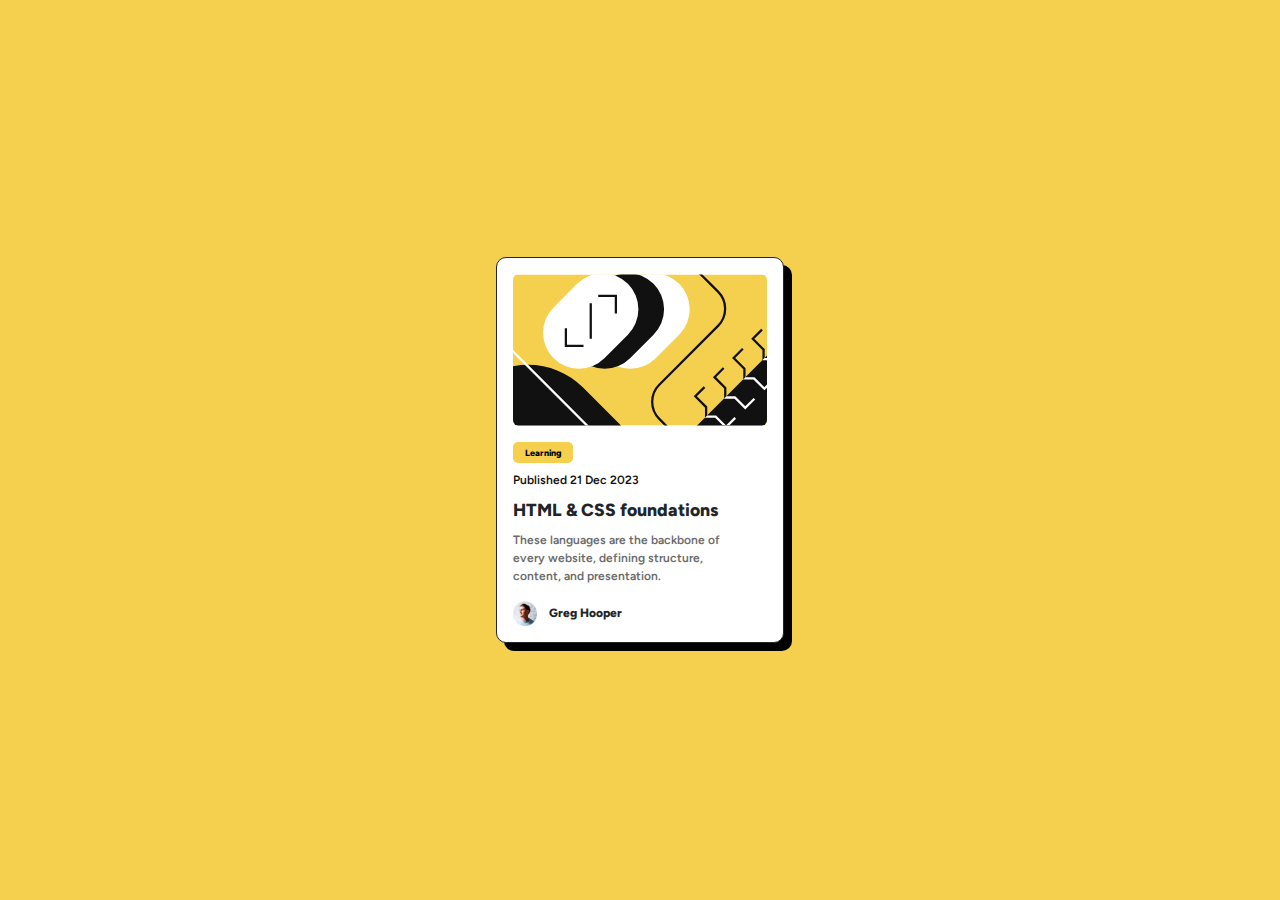
<file: blog-preview-card-main/index.html>
<!DOCTYPE html>
<html lang="en">
<head>
  <meta charset="UTF-8">
  <meta name="viewport" content="width=device-width, initial-scale=1.0"> <!-- displays site properly based on user's device -->

  <link rel="icon" type="image/png" sizes="32x32" href="./assets/images/favicon-32x32.png">
  
  <title>Blog preview card</title>

  <!-- Bootstrap  -->
  <link href="https://cdn.jsdelivr.net/npm/bootstrap@5.3.3/dist/css/bootstrap.min.css" rel="stylesheet" integrity="sha384-QWTKZyjpPEjISv5WaRU9OFeRpok6YctnYmDr5pNlyT2bRjXh0JMhjY6hW+ALEwIH" crossorigin="anonymous">

  <!-- Font -->
  <link rel="preconnect" href="https://fonts.googleapis.com">
  <link rel="preconnect" href="https://fonts.gstatic.com" crossorigin>
  <link href="https://fonts.googleapis.com/css2?family=Figtree:wght@300..900&display=swap" rel="stylesheet">
  <!-- Style -->
  <link rel="stylesheet" href="style.css">

</head>
<body>
  <main class="container d-flex justify-content-center align-items-center vh-100">
    <div class="card p-3" id="myCard">
      <img src="./assets/images/illustration-article.svg" class="rounded" alt="...">
      <div class="card-body">
        <span class="badge">Learning</span>
        <p class="card-subtitle">Published 21 Dec 2023</p>
        <p class="card-title mt-2">HTML & CSS foundations</p>
        <p class="card-text">These languages are the backbone of every website, defining structure, content, and presentation.</p>
        <div class="d-flex">
          <img src="./assets/images/image-avatar.webp" alt="" class="avatar">
          <p>Greg Hooper</p>
        </div>
      </div>
    </div>
  </main>

  <script src="event.js"></script>
  <!-- 

  

  



  
  
  <div class="attribution">
    Challenge by <a href="https://www.frontendmentor.io?ref=challenge" target="_blank">Frontend Mentor</a>. 
    Coded by <a href="#">Your Name Here</a>.
  </div> -->
</body>
</html>
</file>
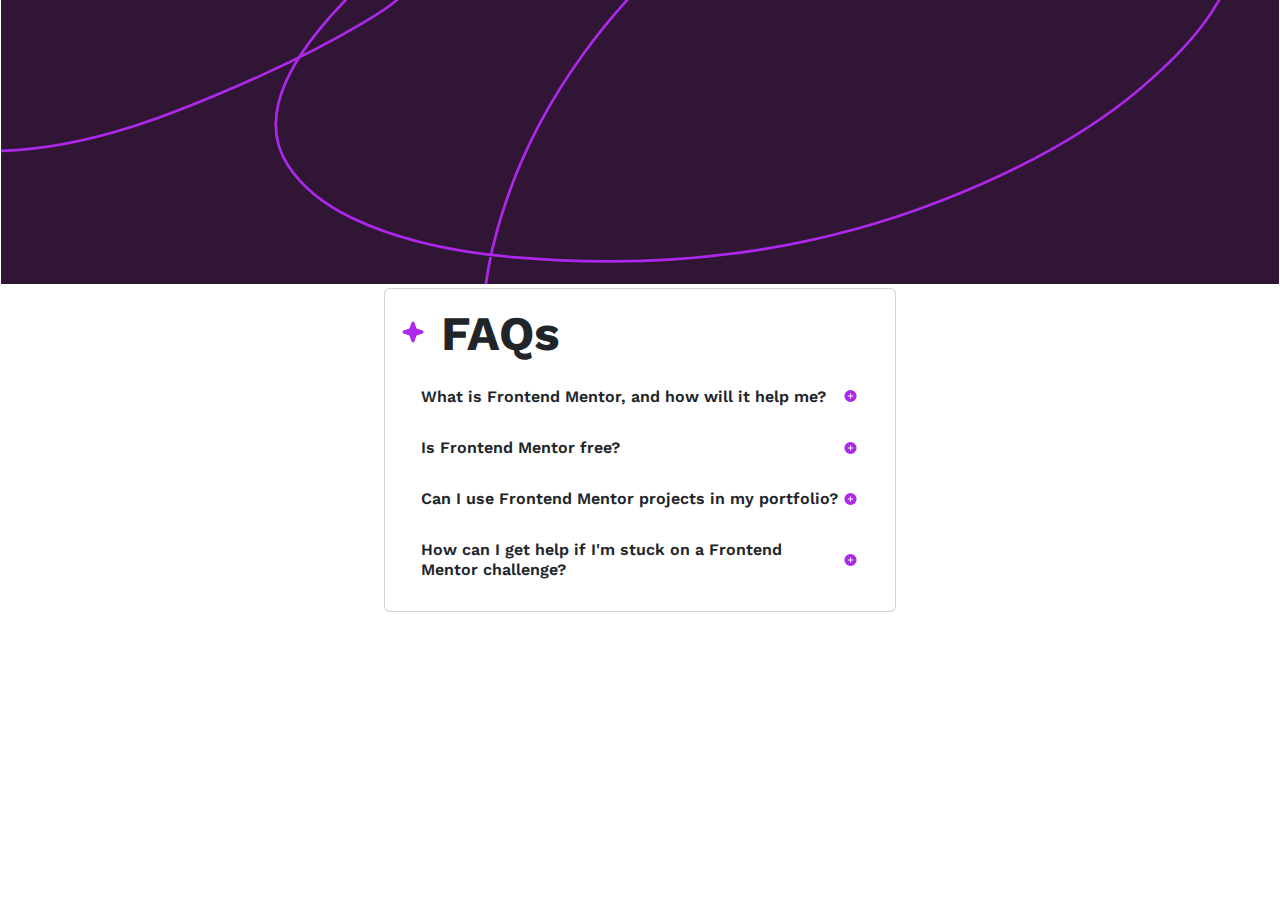
<file: faq-accordion-main/index.html>
<!DOCTYPE html>
<html lang="en">

<head>
  <meta charset="UTF-8">
  <meta name="viewport" content="width=device-width, initial-scale=1.0">
  <link rel="icon" type="image/png" sizes="32x32" href="./assets/images/favicon-32x32.png">
  <title>FAQ accordion</title>
  <!-- Bootstrap -->
  <link href="https://cdn.jsdelivr.net/npm/bootstrap@5.3.3/dist/css/bootstrap.min.css" rel="stylesheet"
    integrity="sha384-QWTKZyjpPEjISv5WaRU9OFeRpok6YctnYmDr5pNlyT2bRjXh0JMhjY6hW+ALEwIH" crossorigin="anonymous">

  <!-- Fonts -->
  <link rel="preconnect" href="https://fonts.googleapis.com">
  <link rel="preconnect" href="https://fonts.gstatic.com" crossorigin>
  <link href="https://fonts.googleapis.com/css2?family=Work+Sans:ital,wght@0,100..900;1,100..900&display=swap"
    rel="stylesheet">
  <!-- Estilos -->
  <link rel="stylesheet" href="style.css">
</head>

<body>

  <div class="container d-flex justify-content-center align-items-center vh-100">
    <div class="card">
      <div class="card-body">
        <div class="d-flex">
          <img src="./assets/images/icon-star.svg" alt="">
          <h5 class="card-title ms-3">FAQs</h5>
        </div>
        <section>
          <div class="accordion accordion-flush" id="accordionFlushExample">
            <div class="accordion-item">
              <h2 class="accordion-header">
                <button class="accordion-button collapsed" type="button" data-bs-toggle="collapse" data-bs-target="#flush-collapseOne" aria-expanded="false" aria-controls="flush-collapseOne">
                  What is Frontend Mentor, and how will it help me?
                </button>
              </h2>
              <div id="flush-collapseOne" class="accordion-collapse collapse" data-bs-parent="#accordionFlushExample">
                <div class="accordion-body">
                  Frontend Mentor offers realistic coding challenges to help developers improve their
                  frontend coding skills with projects in HTML, CSS, and JavaScript. It's suitable for
                  all levels and ideal for portfolio building.
              </div>
            </div>
            <div class="accordion-item">
              <h2 class="accordion-header">
                <button class="accordion-button collapsed" type="button" data-bs-toggle="collapse" data-bs-target="#flush-collapseTwo" aria-expanded="false" aria-controls="flush-collapseTwo">
                  Is Frontend Mentor free?
                </button>
              </h2>
              <div id="flush-collapseTwo" class="accordion-collapse collapse" data-bs-parent="#accordionFlushExample">
                <div class="accordion-body">
                  Yes, Frontend Mentor offers both free and premium coding challenges, with the free
                  option providing access to a range of projects suitable for all skill levels.
                </div>
              </div>
            </div>
            <div class="accordion-item">
              <h2 class="accordion-header">
                <button class="accordion-button collapsed" type="button" data-bs-toggle="collapse" data-bs-target="#flush-collapseThree" aria-expanded="false" aria-controls="flush-collapseThree">
                  Can I use Frontend Mentor projects in my portfolio?
                </button>
              </h2>
              <div id="flush-collapseThree" class="accordion-collapse collapse" data-bs-parent="#accordionFlushExample">
                <div class="accordion-body">
                  Yes, you can use projects completed on Frontend Mentor in your portfolio. It's an excellent
                  way to showcase your skills to potential employers!
                </div>
              </div>
            </div>
            <div class="accordion-item"></div>
              <h2 class="accordion-header">
                <button class="accordion-button collapsed" type="button" data-bs-toggle="collapse" data-bs-target="#flush-collapseFour" aria-expanded="false" aria-controls="flush-collapseFour">
                  How can I get help if I'm stuck on a Frontend Mentor challenge?
                </button>
              </h2>
              <div id="flush-collapseFour" class="accordion-collapse collapse" data-bs-parent="#accordionFlushExample">
                <div class="accordion-body">
                  The best place to get help is inside Frontend Mentor's Discord community. There's a help 
                  channel where you can ask questions and seek support from other community members.
                </div>
              </div>
            </div>
          </div>
        </section>
      </div>
    </div>
  </div>
  <!--   
  <div class="attribution">
    Challenge by <a href="https://www.frontendmentor.io?ref=challenge" target="_blank">Frontend Mentor</a>. 
    Coded by <a href="#">Your Name Here</a>.
  </div> -->

  <script src="https://cdn.jsdelivr.net/npm/bootstrap@5.3.3/dist/js/bootstrap.bundle.min.js"
    integrity="sha384-YvpcrYf0tY3lHB60NNkmXc5s9fDVZLESaAA55NDzOxhy9GkcIdslK1eN7N6jIeHz"
    crossorigin="anonymous"></script>

    <script src="https://cdn.jsdelivr.net/npm/@popperjs/core@2.11.8/dist/umd/popper.min.js"></script>

</body>

</html>
</file>
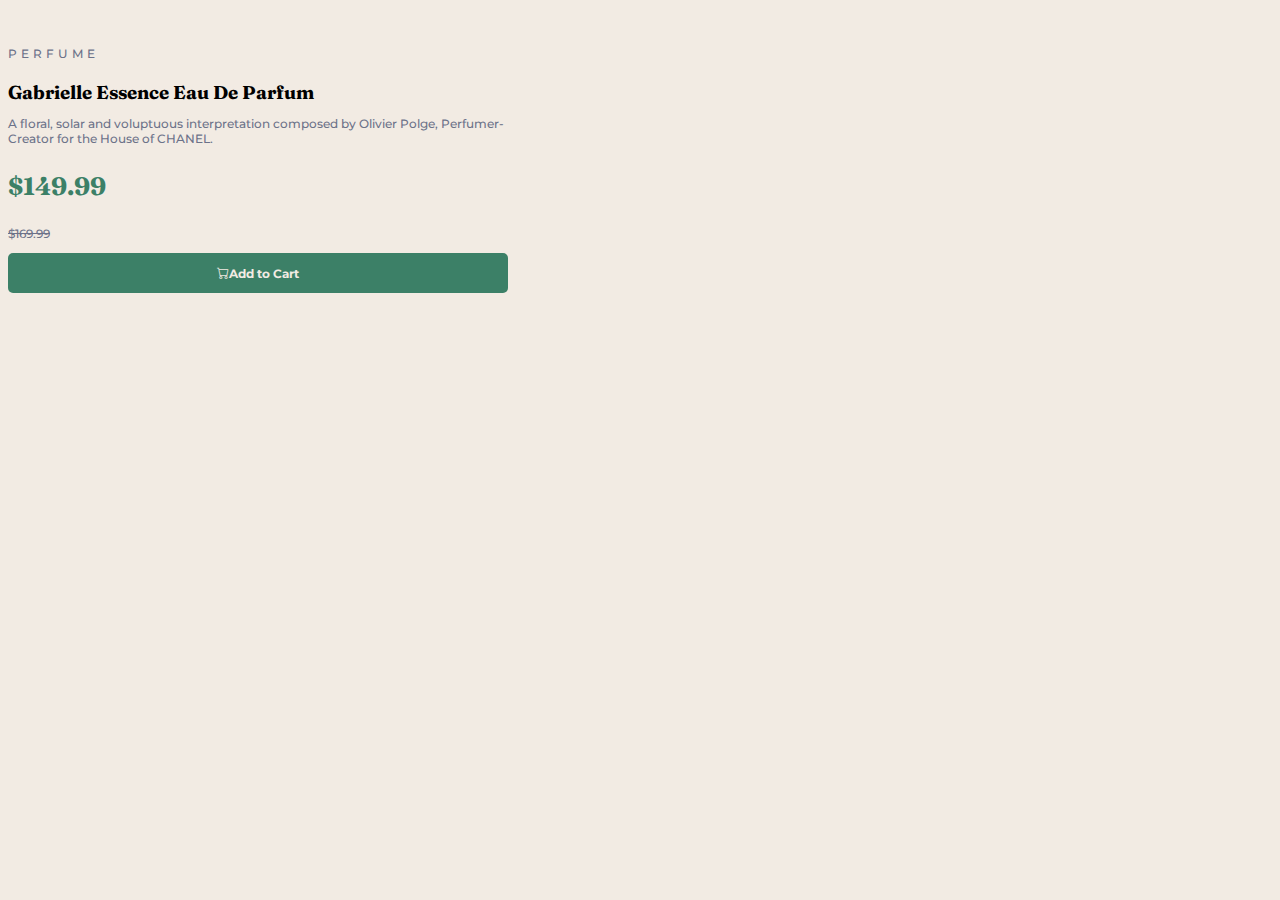
<file: product-preview-card-component-main/index.html>
<!DOCTYPE html>
<html lang="en">
  <head>
    <meta charset="UTF-8" />
    <meta name="viewport" content="width=device-width, initial-scale=1.0" />

    <link
      rel="icon"
      type="image/png"
      sizes="32x32"
      href="./images/favicon-32x32.png"
    />
    <title>Product preview card component</title>
    <!-- Bootstrap -->
    <link
      href="https://cdn.jsdelivr.net/npm/bootstrap@5.0.2/dist/css/bootstrap.min.css"
      rel="stylesheet"
      integrity="sha384-EVSTQN3/azprG1Anm3QDgpJLIm9Nao0Yz1ztcQTwFspd3yD65VohhpuuCOmLASjC"
      crossorigin="anonymous"
    />
    <link rel="stylesheet" href="https://cdn.jsdelivr.net/npm/bootstrap-icons@1.11.3/font/bootstrap-icons.min.css">
   
    <!-- Google Fonts -->
    <link rel="preconnect" href="https://fonts.googleapis.com" />
    <link rel="preconnect" href="https://fonts.gstatic.com" crossorigin />
    <link
      href="https://fonts.googleapis.com/css2?family=Fraunces:ital,opsz,wght@0,9..144,100..900;1,9..144,100..900&family=Montserrat:ital,wght@0,100..900;1,100..900&display=swap"
      rel="stylesheet"
    />
    <link rel="stylesheet" href="css/styles.css">
  </head>
  <body class="d-flex justify-content-center align-items-center vh-100">
    <div class="card">
      <div class="row g-0">
        <div class="col-sm-6">
          <img class="img-fluid">
        </div>
        <div class="col-sm-6 p-3">
          <div class="card-body">
            <h5 class="card-title">PERFUME</h5>
            <h3 class="card-text">Gabrielle Essence Eau De Parfum</h3>
            <p class="card-text">
              A floral, solar and voluptuous
              interpretation composed by Olivier Polge, Perfumer-Creator for the House of
              CHANEL.
            </p>
            <div class="d-flex align-items-center">
              <p class="price me-3">$149.99</p>
              <p><s>$169.99</s></p>
            </div>
            <button type="button"><i class="bi bi-cart me-2"></i>Add to Cart</button>
          </div>
        </div>
      </div>
    </div>

    <!--  

    <div class="attribution">
      Challenge by
      <a href="https://www.frontendmentor.io?ref=challenge" target="_blank"
        >Frontend Mentor</a
      >. Coded by <a href="#">Your Name Here</a>.
    </div> -->
  </body>
</html>
</file>
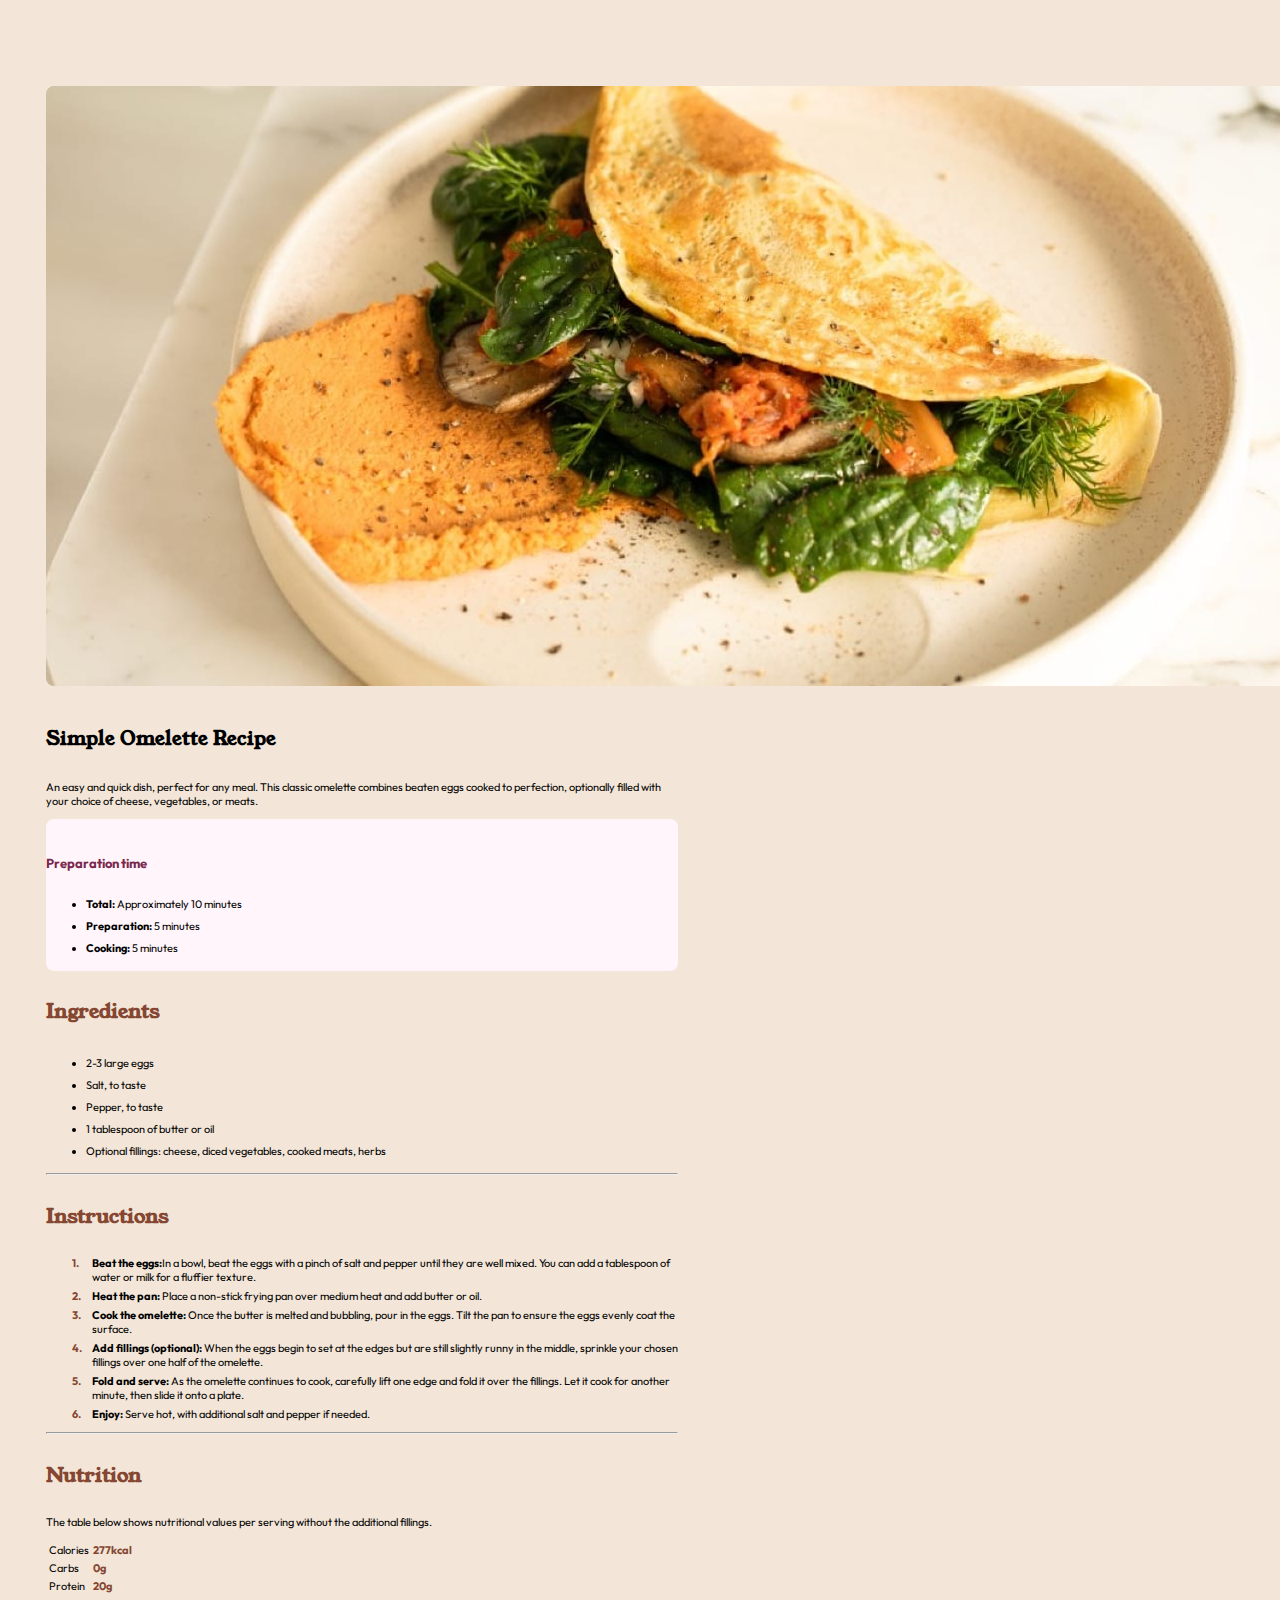
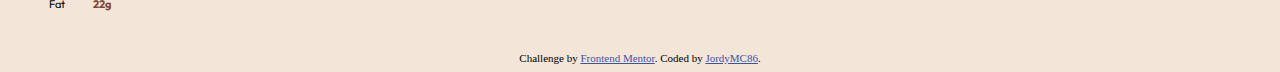
<file: recipe-page-main/index.html>
<!DOCTYPE html>
<html lang="en">
<head>
  <meta charset="UTF-8">
  <meta name="viewport" content="width=device-width, initial-scale=1.0">

  <!-- FAVICON -->
  <link rel="icon" type="image/png" sizes="32x32" href="./assets/images/favicon-32x32.png">
  <title>Frontend Mentor | Recipe page</title>
  <!-- Booststrap -->
  <link href="https://cdn.jsdelivr.net/npm/bootstrap@5.0.2/dist/css/bootstrap.min.css" rel="stylesheet" integrity="sha384-EVSTQN3/azprG1Anm3QDgpJLIm9Nao0Yz1ztcQTwFspd3yD65VohhpuuCOmLASjC" crossorigin="anonymous">
  <!-- Fonts -->
  <link rel="preconnect" href="https://fonts.googleapis.com">
  <link rel="preconnect" href="https://fonts.gstatic.com" crossorigin>
  <link href="https://fonts.googleapis.com/css2?family=Outfit:wght@100..900&family=Young+Serif&display=swap" rel="stylesheet">
  <!-- STYLE -->
  <link rel="stylesheet" href="./style.css">
</head>
<body>
  <main class="container d-flex justify-content-center align-items-center">
    <div class="card">
      <img src="./assets/images/image-omelette.jpeg" class="card-img-top" alt="tortilla de huevo">
      <div class="card-body">
        <h3 class="card-title">Simple Omelette Recipe</h3>
          <section>
            <p class="card-text letter-p"> 
              An easy and quick dish, perfect for any meal. This classic omelette combines beaten eggs cooked
              to perfection, optionally filled with your choice of cheese, vegetables, or meats.
            </p>
          </section>

          <section class="my-4 preparation">
            <h5 class="ms-3">Preparation time</h5> 
            <ul class="letter-p">
              <li> <b>Total:</b> Approximately 10 minutes</li>
              <li> <b>Preparation:</b> 5 minutes </li>
              <li> <b>Cooking:</b> 5 minutes</li>
            </ul>
          </section>
         
          <section>
            <h4>Ingredients</h4>
            <ul class="letter-p px-3">
              <li>2-3 large eggs</li>
              <li>Salt, to taste</li>
              <li>Pepper, to taste</li>
              <li>1 tablespoon of butter or oil</li>
              <li>Optional fillings: cheese, diced vegetables, cooked meats, herbs</li>
            </ul>
          </section>
          <hr>

          <section>
            <h4>Instructions</h4>
            <ol class="letter-p px-3 ">
              <li>
                <b>Beat the eggs:</b>In a bowl, beat the eggs with a pinch of salt and pepper until they are well mixed.
                You can add a tablespoon of water or milk for a fluffier texture.
              </li>
              <li>
                <b>Heat the pan:</b> Place a non-stick frying pan over medium heat and add butter or oil.
              </li>
              <li>
                <b>Cook the omelette:</b> Once the butter is melted and bubbling, pour in the eggs. Tilt the pan to ensure
                the eggs evenly coat the surface.
              </li>
              <li> <b>Add fillings (optional):</b> When the eggs begin to set at the edges but are still slightly runny in the
                    middle, sprinkle your chosen fillings over one half of the omelette.
              </li>
              <li>
                <b>Fold and serve:</b> As the omelette continues to cook, carefully lift one edge and fold it over the
                fillings. Let it cook for another minute, then slide it onto a plate.
              </li>
              <li>
                <b>Enjoy:</b> Serve hot, with additional salt and pepper if needed.
              </li>
            </ol>
          </section>
          <hr>

          <section>
            <h4>Nutrition</h4>
            <p class="letter-p">The table below shows nutritional values per serving without the additional fillings.</p>
            <table class="table">
              <tbody>
                <tr>
                  <td>Calories</td>
                  <td>277kcal</td>
                </tr>
                <tr>
                  <td>Carbs</td>
                  <td>0g</td>
                </tr>
                <tr>
                  <td>Protein</td>
                  <td>20g</td>
                </tr>
                <tr>
                  <td>Fat</td>
                  <td>22g</td>
                </tr>
              </tbody>
            </table>
          </section>
      </div>
    </div>
  </main>
<footer>  
  <div class="attribution pt-4">
    Challenge by <a href="https://www.frontendmentor.io?ref=challenge" target="_blank">Frontend Mentor</a>.
    Coded by <a href="https://github.com/JordyMC86" target="_blank">JordyMC86</a>.
  </div>  
</footer>

</body>
</html>
</file>
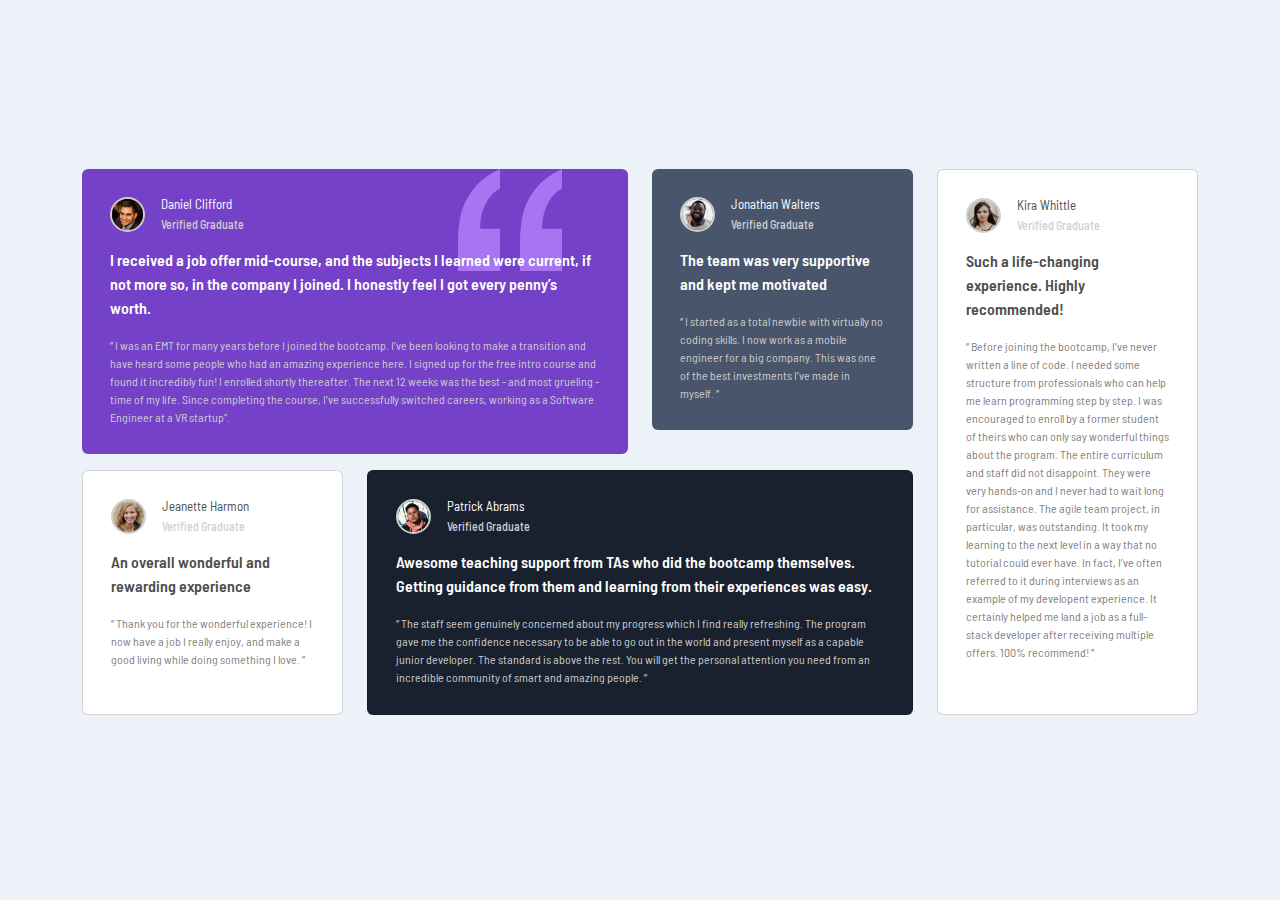
<file: testimonials-grid-section-main/index.html>
<!DOCTYPE html>
<html lang="en">

<head>
  <meta charset="UTF-8">
  <meta name="viewport" content="width=device-width, initial-scale=1.0">
  <!-- displays site properly based on user's device -->

  <link rel="icon" type="image/png" sizes="32x32" href="./images/favicon-32x32.png">
  <!-- Booststrap -->
  <link href="https://cdn.jsdelivr.net/npm/bootstrap@5.3.3/dist/css/bootstrap.min.css" rel="stylesheet"
    integrity="sha384-QWTKZyjpPEjISv5WaRU9OFeRpok6YctnYmDr5pNlyT2bRjXh0JMhjY6hW+ALEwIH" crossorigin="anonymous">

  <link rel="stylesheet" href="style.css">

  <!-- Fonts -->
  <link rel="preconnect" href="https://fonts.googleapis.com">
  <link rel="preconnect" href="https://fonts.gstatic.com" crossorigin>
  <link href="https://fonts.googleapis.com/css2?family=Barlow+Semi+Condensed:wght@300;500;600&display=swap" rel="stylesheet">

  <title>Frontend Mentor | [Challenge Name Here]</title>

</head>

<body>
  <div class="container d-flex justify-content-center align-items-center alto-100">
    <!-- Columna Izquierda -->
    <div class="row">
      <div class="col-12 col-lg-9">
        <div class="row ">
          <div class="col-12 col-lg-8 mb-3">
            <!-- Formato Daniel -->
              <div class="card h-100 formato-daniel">
                <div class="card-body">
                  <div class="d-flex">
                    <img src="./images/image-daniel.jpg" alt="daniel" class="image">
                    <div class="ps-3">
                      <h5 class="card-title">Daniel Clifford</h5>
                      <h6 class="card-subtitle mb-2 ">Verified Graduate</h6>
                    </div>
                  </div>
                  <p class="card-text">
                    I received a job offer mid-course, and the subjects I learned were current, if not more so,
                    in the company I joined. I honestly feel I got every penny’s worth.
                  </p>
                  <p class="sub-text">
                    “ I was an EMT for many years before I joined the bootcamp. I’ve been looking to make a
                    transition and have heard some people who had an amazing experience here. I signed up
                    for the free intro course and found it incredibly fun! I enrolled shortly thereafter.
                    The next 12 weeks was the best - and most grueling - time of my life. Since completing
                    the course, I’ve successfully switched careers, working as a Software Engineer at a VR startup".
                  </p>
                </div>
              </div>
          </div>
          <!-- Formato Jonathan -->
          <div class="col-12 col-lg-4 mb-3">
            <article>
              <div class="card formato-jonathan">
                <div class="card-body">
                  <div class="d-flex">
                    <img src="./images/image-jonathan.jpg" alt="daniel" class="image">
                    <div class="ps-3">
                      <h5 class="card-title">Jonathan Walters</h5>
                      <h6 class="card-subtitle mb-2 ">Verified Graduate</h6>
                    </div>
               
                  </div>
                  <p class="card-text">
                    The team was very supportive and kept me motivated
                  </p>
                  <p class="sub-text">
                    “ I started as a total newbie with virtually no coding skills. I now work as a mobile engineer 
                      for a big company. This was one of the best investments I’ve made in myself. ”
                </div>
              </div>
            </article>
          </div>

          <!-- Formato Jeanette -->
          <div class="col-12 col-lg-4 mb-3">
              <div class="card h-100 formato-jeanette">
                <div class="card-body">
                  <div class="d-flex">
                    <img src="./images/image-jeanette.jpg" alt="daniel" class="image">
                    <div class="ps-3">
                      <h5 class="card-title-n">Jeanette Harmon</h5>
                      <h6 class="card-subtitle mb-2 ">Verified Graduate</h6>
                    </div>
               
                  </div>
                  <p class="card-text-n">
                    An overall wonderful and rewarding experience
                  </p>
                  <p class="sub-text-n">
                    “ Thank you for the wonderful experience! I now have a job I really enjoy, and make a good living 
                    while doing something I love. ”
                </div>
              </div>
            
          </div>
          <!-- Formato   Patrick -->
          <div class="col-12 col-lg-8 mb-3">
            
             <article>
              <div class="card formato-patrick">
                <div class="card-body">
                  <div class="d-flex">
                    <img src="./images/image-patrick.jpg" alt="daniel" class="image">
                    <div class="ps-3">
                      <h5 class="card-title">Patrick Abrams</h5>
                      <h6 class="card-subtitle mb-2 ">Verified Graduate</h6>
                    </div>
                  </div>
                  <p class="card-text">
                    Awesome teaching support from TAs who did the bootcamp themselves. Getting guidance from them and 
                    learning from their experiences was easy.
                  </p>
                  <p class="sub-text">
                    “ The staff seem genuinely concerned about my progress which I find really refreshing. The program 
                    gave me the confidence necessary to be able to go out in the world and present myself as a capable 
                    junior developer. The standard is above the rest. You will get the personal attention you need from 
                    an incredible community of smart and amazing people. ”                  
                  </p>
                </div>
              </div>
            </article>
          </div>
        </div>
      </div>
      <!-- Columna derecha -->
      <!-- Formato Kira Whittle -->
      <div class="col-12 col-lg-3 mb-3">
      
          <div class="card h-100 formato-kira">
            <div class="card-body">
              <div class="d-flex">
                <img src="./images/image-kira.jpg" alt="daniel" class="image">
                <div class="ps-3">
                  <h5 class="card-title-n">Kira Whittle</h5>
                  <h6 class="card-subtitle mb-2 ">Verified Graduate</h6>
                </div>
           
              </div>
              <p class="card-text-n">
                Such a life-changing experience. Highly recommended!
              </p>
              <p class="sub-text-n">
                “ Before joining the bootcamp, I’ve never written a line of code. I needed some structure from 
                professionals who can help me learn programming step by step. I was encouraged to enroll by a former 
                student of theirs who can only say wonderful things about the program. The entire curriculum and staff 
                did not disappoint. They were very hands-on and I never had to wait long for assistance. The agile team 
                project, in particular, was outstanding. It took my learning to the next level in a way that no tutorial 
                could ever have. In fact, I’ve often referred to it during interviews as an example of my developent 
                experience. It certainly helped me land a job as a full-stack developer after receiving multiple offers. 
                100% recommend! ”
            </div>
          </div>
        
      </div> 
  </div>
  
  
  <!-- <div class="attribution">
    Challenge by <a href="https://www.frontendmentor.io?ref=challenge" target="_blank">Frontend Mentor</a>.
    Coded by <a href="#">Your Name Here</a>.
  </div> -->
  <script src="https://cdn.jsdelivr.net/npm/bootstrap@5.3.3/dist/js/bootstrap.bundle.min.js"
    integrity="sha384-YvpcrYf0tY3lHB60NNkmXc5s9fDVZLESaAA55NDzOxhy9GkcIdslK1eN7N6jIeHz"
    crossorigin="anonymous"></script>
</body>

</html>
</file>
<file: blog-preview-card-main/style.css>
body{
    background-color: hsl(47, 88%, 63%);
}

.card{
    font-family: "Figtree", sans-serif;
    width: 18rem;
    border-radius: 10px;
    border: solid 1px;
    font-size: 0.75rem;
    box-shadow: 0.5rem 0.5rem black;
    transition: box-shadow 0.6s ease;

}

.card:hover{
    box-shadow: 1rem 1rem black;

}

.card-body{
    padding-left: 0px;
    padding-bottom: 0px;

}



.badge{
    background-color: hsl(47, 88%, 63%);
    color: black;
    border-radius: 5px;
    padding: 6px 12px;
    margin-bottom: 0.75rem;
    font-weight: 800;
}


.card-subtitle{
    font-weight: 600;
    color: hsl(0, 0%, 7%);
}

.card-title{
    font-weight: 800;
    font-size: 1.1rem;
    transition: color 0.6s ease;
}

.card-text{
    font-size: 0.75rem;
    font-weight: 600;
    color: hsl(0, 0%, 42%);
}

.avatar{
    width: 1.5rem;
    height: fit-content;
    margin-right: 0.75rem;
}

.avatar + p {
    margin-top: 3px;
    margin-bottom: auto;
    font-weight: 800;
}
</file>
<file: faq-accordion-main/style.css>
body{
    background-image: url('assets/images/background-pattern-desktop.svg');
    background-size: contain; /* Ajusta la imagen para cubrir todo el fondo */
    background-repeat: no-repeat; /* Evita que la imagen se repita */
    background-position: top; /* Centra la imagen */
    height: 100%;
}
.accordion-button{
    font-family: "Work Sans", sans-serif;
    font-weight: 600;
    font-size: 16px;
}
h5{
    font-family: "Work Sans", sans-serif;
    font-weight: 700;
    font-size: 3rem;
}
.container{
    font-family: "Work Sans", sans-serif;
    font-weight: 400;
}

.card{
    width: 32rem;
}

img{
    width: 1.5rem;
    height: auto;
    padding-bottom: 12px;
}

.accordion-item {
    border: none; /* Elimina el borde de los items del acordeón */
}

.accordion-button:hover {
   color: #ad28eb;
}


.accordion-collapse{
    color: gray;
}

   /* Estilos para los íconos personalizados */
   .accordion-button::after {
    content: ""; /* Elimina el ícono de flecha por defecto */
    display: inline-block;
    width: 16px; /* Ajusta el tamaño del ícono según sea necesario */
    height: 16px;
    background-image: url('assets/images/icon-plus.svg'); /* Cambia a la ruta de tu ícono */
    background-size: contain;
    background-repeat: no-repeat;
    transition: transform 0.3s ease; /* Animación de transición */
    margin-left: auto; /* Alinea el ícono a la derecha */
}

.accordion-button:not(.collapsed)::after {
    background-image: url('assets/images/icon-minus.svg'); /* Cambia a la ruta de tu ícono para el estado cerrado */
    transform: rotate(180deg); /* Rota el ícono si es necesario */
}

@media(max-width: 400px){
    body{
        background-image: url('assets/images/background-pattern-mobile.svg');
        background-size: contain; /* Ajusta la imagen para cubrir todo el fondo */
        background-repeat: no-repeat; /* Evita que la imagen se repita */
        background-position: top; /* Centra la imagen */
        height: 100%;
}
}
</file>
<file: product-preview-card-component-main/css/styles.css>
body{
    background-color: hsl(30, 38%, 92%);
}

.img-fluid {
    background-image: url('../images/image-product-desktop.jpg');
    width: 100%;
    height: 100%;
    background-size: cover;
    background-position: center;
    border-bottom-left-radius: 15px ;
    border-top-left-radius: 15px ;
}
.card{
    max-width: 500px;
    border-radius: 10px;
    border-bottom-left-radius: 15px ;
    border-top-left-radius: 15px ;
}

h5{
    font-family: "Montserrat", sans-serif;
    font-weight: 500;
    font-size: 12px;
    letter-spacing: 4px;
    color: hsl(228, 12%, 48%);
}

h3{
    font-family: "Fraunces", serif;
    font-weight: 700;
    margin-bottom: 10px;
}

p{
    font-family: "Montserrat", sans-serif;
    font-weight: 500;
    font-size: 12px;
    color: hsl(228, 12%, 48%);
}

.price{ 
    font-family: "Fraunces", serif;
    font-weight: 700;
    color: hsl(158, 36%, 37%);
    font-size: 25px;
}

button{
    min-width: 100%;
    min-height: 2.5rem;
    border: none;
    border-radius: 5px;
    background-color: hsl(158, 36%, 37%);
    color: hsl(30, 38%, 92%);
    font-family: "Montserrat", sans-serif;
    font-weight: 700;
    font-size: 12px;

}

button:hover{
    background-color: hsl(159, 36%, 25%);;
}

@media (max-width: 575px) {
    .img-fluid {
        background-image: url('../images/image-product-mobile.jpg');
        width: 100%;
        height:250px;
        background-size: cover;
        background-position: center;
        border-bottom-left-radius: 0px ;
        border-top-right-radius: 15px ;
        border-top-left-radius: 15px ;
    }
    .card{
        margin: 10px;
        border-top-right-radius: 15px ;
    }
  }
</file>
<file: recipe-page-main/style.css>
.attribution { font-size: 11px; text-align: center; }
.attribution a { color: hsl(228, 45%, 44%); }

/* GENERAL */
body{
    background-color: hsl(30, 54%, 90%);
}

h3{
    font-family: "Young Serif", serif;
    padding-bottom: 10px;
}

h4{
    font-family: "Young Serif", serif;
    color: hsl(14, 45%, 36%);
    font-size: 20px;
}

h5{
    font-family: "Outfit", sans-serif;
    color:  hsl(332, 51%, 32%);
    font-size: 13px;
    font-weight: 700;
}

ol {
    list-style: none; /* Quita los números predeterminados */
    counter-reset: item; /* Inicializa el contador */
}

ol li {
    counter-increment: item; /* Incrementa el contador */
    position: relative; /* Permite posicionar el pseudoelemento ::before */
    padding-left: 20px; /* Espacio para el contenido personalizado */
    margin: 5px -14px; /*espaciaado entre un elemento y otro*/
}

ol li::before {
    content: counter(item) ". "; /* Agrega el número antes del contenido del ítem */
    position: absolute; /* Posiciona el número fuera del flujo normal */
    left: 0; /* Alinea el número a la izquierda */
    font-weight: bold; /* Aplica negrita al número */
    font-size: 11px; /* Tamaño de fuente del número */
    color:  hsl(14, 45%, 36%); /* Color del número */
}

ul{
    line-height: 2em;
}
.letter-p, table{
    font-family: "Outfit", sans-serif;
    font-size: 11px;
}

/* CARD */
.card{
    width: 100%;
    height: auto;
    border-radius: 8px;
    margin-top: 3rem;
}

   
    .card-body{
        padding: 0px;
        padding-top: 16px;
}

/* SECTION PREPATION*/

.preparation{
    background-color: hsl(330, 100%, 98%);
    padding: 14px 1px 1px 0px;
    border-radius: 8px;
}


   
/* RESPONSIVE */
@media (min-width: 500px) {
    /* .alto-100 {
      height: 100%;
    }    */
    
    .card{
        width: 50%;
        padding: 3%;
        
    }
    
        .card img{
            border-radius: 8px;
        } 

      
  }

  /* TABLE */

  .table td:nth-of-type(2) {
    color: hsl(14, 45%, 36%); /* Color del texto */
    font-weight: bold;
  }
  

  @media (max-width: 500px){
    .container{
        padding: 0px;
        width: 100%;
    }

    .card{
        padding: 0px;
        margin-top: 0px;
    }

    .card-body{
        padding: 16px 3%;
      }


  }
</file>
<file: testimonials-grid-section-main/style.css>
body{
    font-family: "Barlow Semi Condensed", sans-serif;
    background-color: hsl(210, 46%, 95%)
}
p{
    margin-bottom: 0px;
}
img{
    border-radius: 50%;
    border: 2px solid hsl(0, 0%, 81%);
    width: 35px;
    height: fit-content;
    margin-bottom: 1rem;
}

.card-title{
    font-weight: 400;
    font-size: 13px;
    color: white;
}

.card-subtitle, .sub-text{
    color: hsl(0, 0%, 81%);
    font-size: 12px;
}

.card-text{
    font-weight: 600;
    font-size: 16px;
    color: white;
    margin-bottom: 1rem;
}

.card-title-n{
    font-weight: 400;
    font-size: 13px;
    color: hsl(0, 0%, 30%);
}

.sub-text-n{
    color: hsl(0, 0%, 50%);
    font-size: 12px;
}
.card-text-n{
    font-weight: 600;
    font-size: 16px;
    color: hsl(0, 0%, 30%);
    margin-bottom: 1rem;
}

.formato-daniel{
    background-image: url(./images/bg-pattern-quotation.svg);
    background-repeat: no-repeat;
    background-position: 85% top;
    background-color: hsl(263, 55%, 52%);
    padding: 12px;
    border: none;
}

.formato-jonathan{
    background-color: hsl(217, 19%, 35%);
    padding: 12px;
    border: none;
}

.formato-jeanette{
    padding: 12px;
}

.formato-patrick{
    background-color: hsl(219, 29%, 14%);
    padding: 12px;
}

.formato-kira{
    padding: 12px;
}

@media (min-width: 992px){
    .alto-100{
        height: 100vh;
    }
}

@media (max-width: 992px){
    .container {
        margin-top: 3rem;
        margin-bottom: 3rem;
      }
}
</file>
